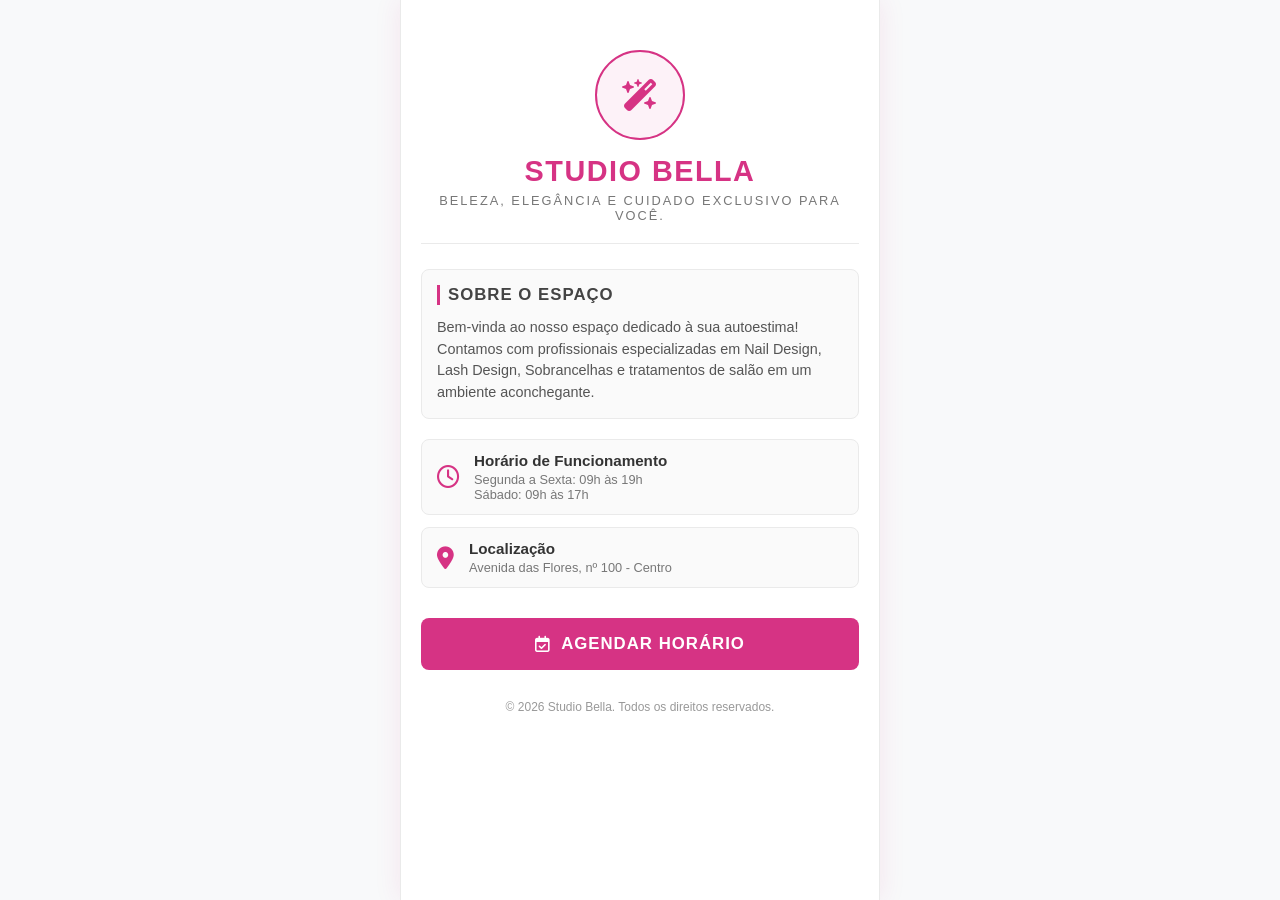
<file: index.html>
<!DOCTYPE html>
<html lang="pt-PT">
<head>
    <meta charset="UTF-8">
    <meta name="viewport" content="width=device-width, initial-scale=1.0">
    <title>Studio Bella | Bem-vinda</title>
    <link rel="stylesheet" href="style.css">
    <link rel="stylesheet" href="https://cdnjs.cloudflare.com/ajax/libs/font-awesome/6.5.1/css/all.min.css">
</head>
<body>

    <div class="app-container landing-container">
        
        <header class="landing-header">
            <div class="brand-logo-container">
                <i class="fa-solid fa-wand-magic-sparkles" style="font-size: 2rem; color: #d63384;"></i>
            </div>
            <h1>Studio Bella</h1>
            <p class="tagline">Beleza, elegância e cuidado exclusivo para você.</p>
        </header>

        <section class="section about-section">
            <h2>Sobre o Espaço</h2>
            <p>
                Bem-vinda ao nosso espaço dedicado à sua autoestima! Contamos com profissionais especializadas em Nail Design, Lash Design, Sobrancelhas e tratamentos de salão em um ambiente aconchegante.
            </p>
        </section>

        <section class="section info-section">
            <div class="info-card">
                <i class="fa-regular fa-clock"></i>
                <div>
                    <h3>Horário de Funcionamento</h3>
                    <p>Segunda a Sexta: 09h às 19h<br>Sábado: 09h às 17h</p>
                </div>
            </div>
            <div class="info-card">
                <i class="fa-solid fa-location-dot"></i>
                <div>
                    <h3>Localização</h3>
                    <p>Avenida das Flores, nº 100 - Centro</p>
                </div>
            </div>
        </section>

        <div class="landing-action">
            <a href="agendar.html" class="btn-primary-action">
                <i class="fa-regular fa-calendar-check"></i> Agendar Horário
            </a>
        </div>

        <footer class="landing-footer">
            <p>&copy; 2026 Studio Bella. Todos os direitos reservados.</p>
        </footer>

    </div>

</body>
</html>
</file>
<file: style.css>
* {
    margin: 0;
    padding: 0;
    box-sizing: border-box;
    font-family: 'Segoe UI', Tahoma, Geneva, Verdana, sans-serif;
}

body {
    background-color: #F8F9FA;
    color: #333333;
    display: flex;
    justify-content: center;
    min-height: 100vh;
}

.app-container {
    width: 100%;
    max-width: 480px;
    background-color: #FFFFFF;
    padding: 20px;
    padding-bottom: 90px;
    box-shadow: 0 0 25px rgba(214, 51, 132, 0.1);
    border-left: 1px solid #EAEAEA;
    border-right: 1px solid #EAEAEA;
}

/* Cabeçalho Sofisticado em Tons de Rosa/Lilás */
.barber-header {
    border-bottom: 1px solid #F1E5EC;
    padding-bottom: 18px;
    margin-bottom: 25px;
    text-align: center;
}

.brand-info {
    display: flex;
    flex-direction: column;
    align-items: center;
    gap: 8px;
}

.brand-info h1 {
    font-size: 1.6rem;
    letter-spacing: 2px;
    color: #d63384; /* Rosa Principal */
    text-transform: uppercase;
    font-weight: 700;
}

.brand-info p {
    font-size: 0.75rem;
    color: #888888;
    letter-spacing: 3px;
    text-transform: uppercase;
    font-weight: 500;
}

.section {
    margin-bottom: 25px;
}

.section h2 {
    font-size: 1.05rem;
    margin-bottom: 12px;
    color: #444444;
    text-transform: uppercase;
    letter-spacing: 1px;
    border-left: 3px solid #d63384;
    padding-left: 8px;
}

/* Cards de Profissionais */
.barbers-grid {
    display: grid;
    grid-template-columns: 1fr 1fr 1fr;
    gap: 8px;
}

.barber-card {
    background: #FDF2F8;
    border: 1px solid #F3C6D8;
    border-radius: 8px;
    padding: 12px 8px;
    text-align: center;
    cursor: pointer;
    transition: 0.2s;
}

.barber-card.active {
    border-color: #d63384;
    background: #FCE7F3;
    font-weight: bold;
}

.barber-card h3 {
    font-size: 0.85rem;
    color: #555;
}

/* Cards de Serviços */
.services-grid {
    display: flex;
    flex-direction: column;
    gap: 10px;
    max-height: 360px;
    overflow-y: auto;
    padding-right: 4px;
}

.services-grid::-webkit-scrollbar {
    width: 5px;
}

.services-grid::-webkit-scrollbar-track {
    background: #FFF;
}

.services-grid::-webkit-scrollbar-thumb {
    background: #F3C6D8;
    border-radius: 4px;
}

.service-card {
    background: #FAFAFA;
    border: 1px solid #EAEAEA;
    border-radius: 8px;
    padding: 14px 15px;
    display: flex;
    justify-content: space-between;
    align-items: center;
    cursor: pointer;
    transition: 0.2s;
}

.service-card.active {
    border-color: #d63384;
    background: #FDF2F8;
}

.service-info h3 {
    font-size: 0.95rem;
    margin-bottom: 3px;
    color: #333333;
    display: flex;
    align-items: center;
    gap: 8px;
}

.service-info span {
    font-size: 0.78rem;
    color: #777777;
}

.price {
    font-weight: bold;
    color: #d63384;
    font-size: 0.95rem;
    background: #FFF;
    padding: 4px 8px;
    border-radius: 4px;
    border: 1px solid #F3C6D8;
}

/* Inputs */
.datetime-inputs, .client-inputs {
    display: flex;
    flex-direction: column;
    gap: 12px;
}

.input-group {
    display: flex;
    flex-direction: column;
    gap: 5px;
}

.input-group label {
    font-size: 0.85rem;
    color: #555555;
}

input, select {
    width: 100%;
    padding: 12px;
    background: #FAFAFA;
    border: 1px solid #DDDDDD;
    border-radius: 8px;
    color: #333333;
    font-size: 1rem;
    outline: none;
}

input:focus, select:focus {
    border-color: #d63384;
}

/* Rodapé Fixo com Botão */
.footer-action {
    position: fixed;
    bottom: 0;
    left: 50%;
    transform: translateX(-50%);
    width: 100%;
    max-width: 480px;
    padding: 15px 20px;
    background: #FFFFFF;
    border-top: 1px solid #EAEAEA;
}

.btn-whatsapp {
    width: 100%;
    padding: 15px;
    background-color: #25D366;
    color: #FFFFFF;
    border: none;
    border-radius: 8px;
    font-size: 1.05rem;
    font-weight: bold;
    cursor: pointer;
    display: flex;
    justify-content: center;
    align-items: center;
    gap: 10px;
    transition: 0.2s;
    text-transform: uppercase;
    letter-spacing: 0.5px;
}

.btn-whatsapp:hover {
    background-color: #20ba5a;
}

/* Landing Page Específicos */
.landing-container {
    text-align: center;
    padding-bottom: 40px;
}

.landing-header {
    padding: 30px 0 20px 0;
    border-bottom: 1px solid #EAEAEA;
    margin-bottom: 25px;
}

.brand-logo-container {
    width: 90px;
    height: 90px;
    background: #FDF2F8;
    border: 2px solid #d63384;
    border-radius: 50%;
    display: flex;
    align-items: center;
    justify-content: center;
    margin: 0 auto 15px auto;
    overflow: hidden;
}

.landing-header h1 {
    font-size: 1.8rem;
    color: #d63384;
    margin-bottom: 5px;
    letter-spacing: 1.5px;
    text-transform: uppercase;
}

.tagline {
    font-size: 0.8rem;
    color: #777777;
    text-transform: uppercase;
    letter-spacing: 2px;
}

.about-section {
    text-align: left;
    background: #FAFAFA;
    padding: 15px;
    border-radius: 8px;
    margin-bottom: 20px;
    border: 1px solid #EAEAEA;
}

.about-section p {
    font-size: 0.9rem;
    color: #555555;
    line-height: 1.5;
}

.info-section {
    display: flex;
    flex-direction: column;
    gap: 12px;
    margin-bottom: 30px;
}

.info-card {
    background: #FAFAFA;
    padding: 12px 15px;
    border-radius: 8px;
    display: flex;
    align-items: center;
    gap: 15px;
    text-align: left;
    border: 1px solid #EAEAEA;
}

.info-card i {
    font-size: 1.4rem;
    color: #d63384;
}

.info-card h3 {
    font-size: 0.95rem;
    color: #333333;
    margin-bottom: 3px;
}

.info-card p {
    font-size: 0.8rem;
    color: #777777;
}

.btn-primary-action {
    display: flex;
    justify-content: center;
    align-items: center;
    gap: 10px;
    width: 100%;
    padding: 16px;
    background-color: #d63384;
    color: #FFFFFF;
    text-decoration: none;
    border-radius: 8px;
    font-size: 1.05rem;
    font-weight: bold;
    text-transform: uppercase;
    letter-spacing: 1px;
    transition: 0.2s;
}

.btn-primary-action:hover {
    background-color: #b02a37;
}

.landing-footer {
    margin-top: 30px;
    font-size: 0.75rem;
    color: #999999;
}
</file>
